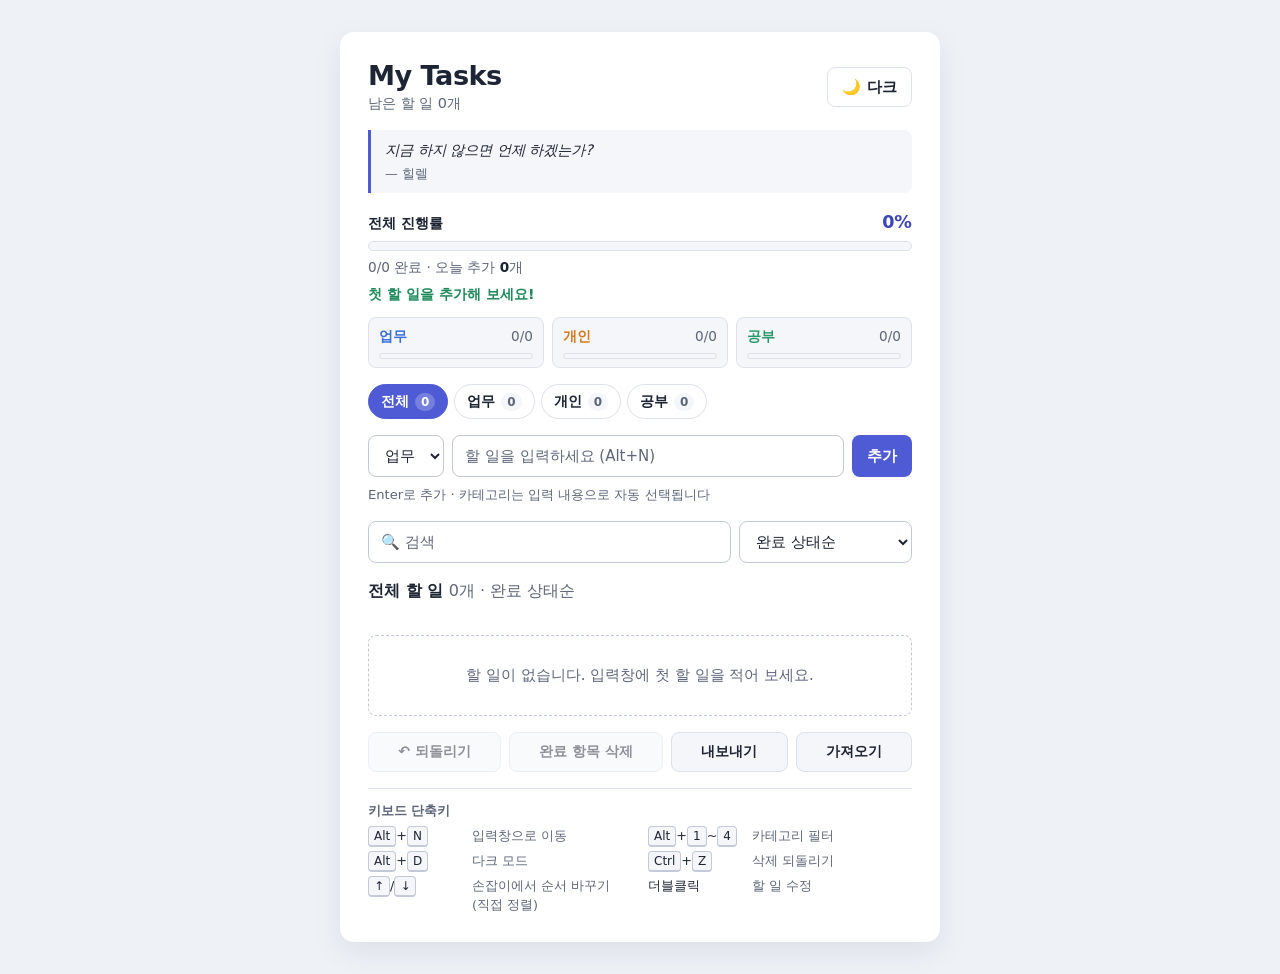
<file: index.html>
<!DOCTYPE html>
<html lang="ko">
<head>
  <meta charset="UTF-8">
  <meta name="viewport" content="width=device-width, initial-scale=1">
  <meta name="description" content="설치 없이 브라우저에서 쓰는 개인용 할 일 관리 앱">
  <title>My Tasks</title>
  <script>
    // 첫 화면이 그려지기 전에 테마를 정해 깜빡임을 막는다.
    (function () {
      var theme = null;
      try { theme = localStorage.getItem('todoTheme'); } catch (e) { /* 저장소 사용 불가 */ }
      if (theme !== 'light' && theme !== 'dark') {
        theme = window.matchMedia && window.matchMedia('(prefers-color-scheme: dark)').matches ? 'dark' : 'light';
      }
      document.documentElement.dataset.theme = theme;
    })();
  </script>
  <link rel="stylesheet" href="style.css">
</head>
<body>
  <a class="skip-link" href="#todo-list">할 일 목록으로 건너뛰기</a>

  <div class="storage-banner" id="storage-banner" role="alert" hidden>
    <span id="storage-banner-text"></span>
    <button type="button" class="banner-close" id="storage-banner-close" aria-label="알림 닫기">✕</button>
  </div>

  <main class="app">
    <header class="app-header">
      <div class="header-text">
        <h1 class="app-title">My Tasks</h1>
        <p class="remaining" id="remaining-count">남은 할 일 0개</p>
      </div>
      <button type="button" class="btn btn-ghost theme-toggle" id="theme-toggle" aria-pressed="false" title="테마 바꾸기 (Alt+D)">
        <span class="theme-icon" aria-hidden="true">🌙</span><span class="theme-label">다크</span>
      </button>
    </header>

    <figure class="quote" aria-label="오늘의 격언">
      <blockquote id="quote-text"></blockquote>
      <figcaption id="quote-author"></figcaption>
    </figure>

    <section class="stats" aria-labelledby="stats-title">
      <h2 class="sr-only" id="stats-title">진행 현황</h2>
      <div class="progress-summary">
        <div class="progress-head">
          <span class="progress-label">전체 진행률</span>
          <strong class="progress-percent" id="progress-percent">0%</strong>
        </div>
        <div class="progress-track" id="progress-bar" role="progressbar" aria-label="전체 진행률" aria-valuemin="0" aria-valuemax="100" aria-valuenow="0">
          <div class="progress-fill" id="progress-fill"></div>
        </div>
        <p class="progress-detail"><span id="progress-text">0/0 완료</span> · 오늘 추가 <strong id="today-count">0</strong>개</p>
        <p class="cheer" id="cheer"></p>
      </div>
      <div class="cat-stats">
        <div class="cat-stat" data-category="work">
          <span class="cat-stat-name">업무</span>
          <span class="cat-stat-count" data-role="count">0/0</span>
          <div class="mini-track"><div class="mini-fill" data-role="fill"></div></div>
        </div>
        <div class="cat-stat" data-category="personal">
          <span class="cat-stat-name">개인</span>
          <span class="cat-stat-count" data-role="count">0/0</span>
          <div class="mini-track"><div class="mini-fill" data-role="fill"></div></div>
        </div>
        <div class="cat-stat" data-category="study">
          <span class="cat-stat-name">공부</span>
          <span class="cat-stat-count" data-role="count">0/0</span>
          <div class="mini-track"><div class="mini-fill" data-role="fill"></div></div>
        </div>
      </div>
    </section>

    <nav class="filter-bar" id="filter-bar" aria-label="카테고리 필터">
      <button type="button" class="filter-btn" data-filter="all" aria-pressed="true" title="Alt+1"><span class="filter-label">전체</span><span class="filter-count">0</span></button>
      <button type="button" class="filter-btn" data-filter="work" aria-pressed="false" title="Alt+2"><span class="filter-label">업무</span><span class="filter-count">0</span></button>
      <button type="button" class="filter-btn" data-filter="personal" aria-pressed="false" title="Alt+3"><span class="filter-label">개인</span><span class="filter-count">0</span></button>
      <button type="button" class="filter-btn" data-filter="study" aria-pressed="false" title="Alt+4"><span class="filter-label">공부</span><span class="filter-count">0</span></button>
    </nav>

    <form class="todo-form" id="todo-form" autocomplete="off" novalidate>
      <label class="sr-only" for="category-select">카테고리</label>
      <select class="category-select" id="category-select">
        <option value="work" selected>업무</option>
        <option value="personal">개인</option>
        <option value="study">공부</option>
      </select>
      <label class="sr-only" for="new-todo">새 할 일</label>
      <input class="todo-input" id="new-todo" type="text" maxlength="200" placeholder="할 일을 입력하세요 (Alt+N)" aria-describedby="input-hint">
      <button type="submit" class="btn btn-primary add-btn">추가</button>
    </form>
    <p class="input-hint" id="input-hint" aria-live="polite"></p>

    <div class="toolbar">
      <label class="sr-only" for="search">할 일 검색</label>
      <input class="search-input" id="search" type="search" placeholder="🔍 검색">
      <label class="sr-only" for="sort-select">정렬</label>
      <select class="sort-select" id="sort-select">
        <option value="status">완료 상태순</option>
        <option value="manual">직접 정렬 (드래그)</option>
        <option value="newest">생성일 최신순</option>
        <option value="oldest">생성일 오래된순</option>
        <option value="category">카테고리순</option>
      </select>
    </div>

    <h2 class="list-heading" id="list-heading">할 일</h2>
    <ul class="todo-list" id="todo-list" aria-labelledby="list-heading" tabindex="-1"></ul>
    <p class="empty-state" id="empty-state" hidden></p>

    <div class="list-actions" role="group" aria-label="목록 관리">
      <button type="button" class="btn btn-secondary" id="undo-btn" title="Ctrl+Z">↶ 되돌리기</button>
      <button type="button" class="btn btn-secondary" id="clear-completed-btn">완료 항목 삭제</button>
      <button type="button" class="btn btn-secondary" id="export-btn">내보내기</button>
      <button type="button" class="btn btn-secondary" id="import-btn">가져오기</button>
      <input type="file" id="import-file" accept="application/json,.json" hidden>
    </div>

    <section class="shortcuts" aria-labelledby="shortcuts-title">
      <h2 class="shortcuts-title" id="shortcuts-title">키보드 단축키</h2>
      <dl class="shortcut-list">
        <div><dt><kbd>Alt</kbd>+<kbd>N</kbd></dt><dd>입력창으로 이동</dd></div>
        <div><dt><kbd>Alt</kbd>+<kbd>1</kbd>~<kbd>4</kbd></dt><dd>카테고리 필터</dd></div>
        <div><dt><kbd>Alt</kbd>+<kbd>D</kbd></dt><dd>다크 모드</dd></div>
        <div><dt><kbd>Ctrl</kbd>+<kbd>Z</kbd></dt><dd>삭제 되돌리기</dd></div>
        <div><dt><kbd>↑</kbd>/<kbd>↓</kbd></dt><dd>손잡이에서 순서 바꾸기 (직접 정렬)</dd></div>
        <div><dt>더블클릭</dt><dd>할 일 수정</dd></div>
      </dl>
    </section>
  </main>

  <div class="toast" id="toast" role="status" aria-live="polite">
    <span id="toast-text"></span>
    <button type="button" class="toast-action" id="toast-action" hidden></button>
  </div>
  <div class="sr-only" id="announcer" aria-live="polite" aria-atomic="true"></div>

  <dialog class="dialog" id="import-dialog" aria-labelledby="import-title">
    <form method="dialog" class="dialog-form">
      <h2 id="import-title">할 일 가져오기</h2>
      <p id="import-summary"></p>
      <fieldset>
        <legend>가져오기 방식</legend>
        <label class="choice"><input type="radio" name="import-mode" value="merge" checked> <span><strong>병합</strong> — 지금 목록에 없는 항목만 추가</span></label>
        <label class="choice"><input type="radio" name="import-mode" value="replace"> <span><strong>대체</strong> — 지금 목록을 지우고 파일 내용으로 바꾸기</span></label>
      </fieldset>
      <label class="choice"><input type="checkbox" id="import-backup" checked> <span>가져오기 전에 지금 목록을 파일로 백업</span></label>
      <div class="dialog-actions">
        <button type="submit" class="btn btn-secondary" value="cancel">취소</button>
        <button type="submit" class="btn btn-primary" value="confirm">가져오기</button>
      </div>
    </form>
  </dialog>

  <template id="todo-template">
    <li class="todo-item">
      <button type="button" class="drag-handle"><span aria-hidden="true">⠿</span></button>
      <input type="checkbox" class="todo-check">
      <div class="todo-body">
        <span class="todo-text"></span>
        <div class="todo-meta"><span class="cat-badge"></span><time class="todo-date"></time></div>
      </div>
      <div class="todo-actions">
        <button type="button" class="icon-btn edit-btn" data-action="edit">수정</button>
        <button type="button" class="icon-btn delete-btn" data-action="delete">삭제</button>
      </div>
    </li>
  </template>

  <script src="script.js"></script>
</body>
</html>
</file>
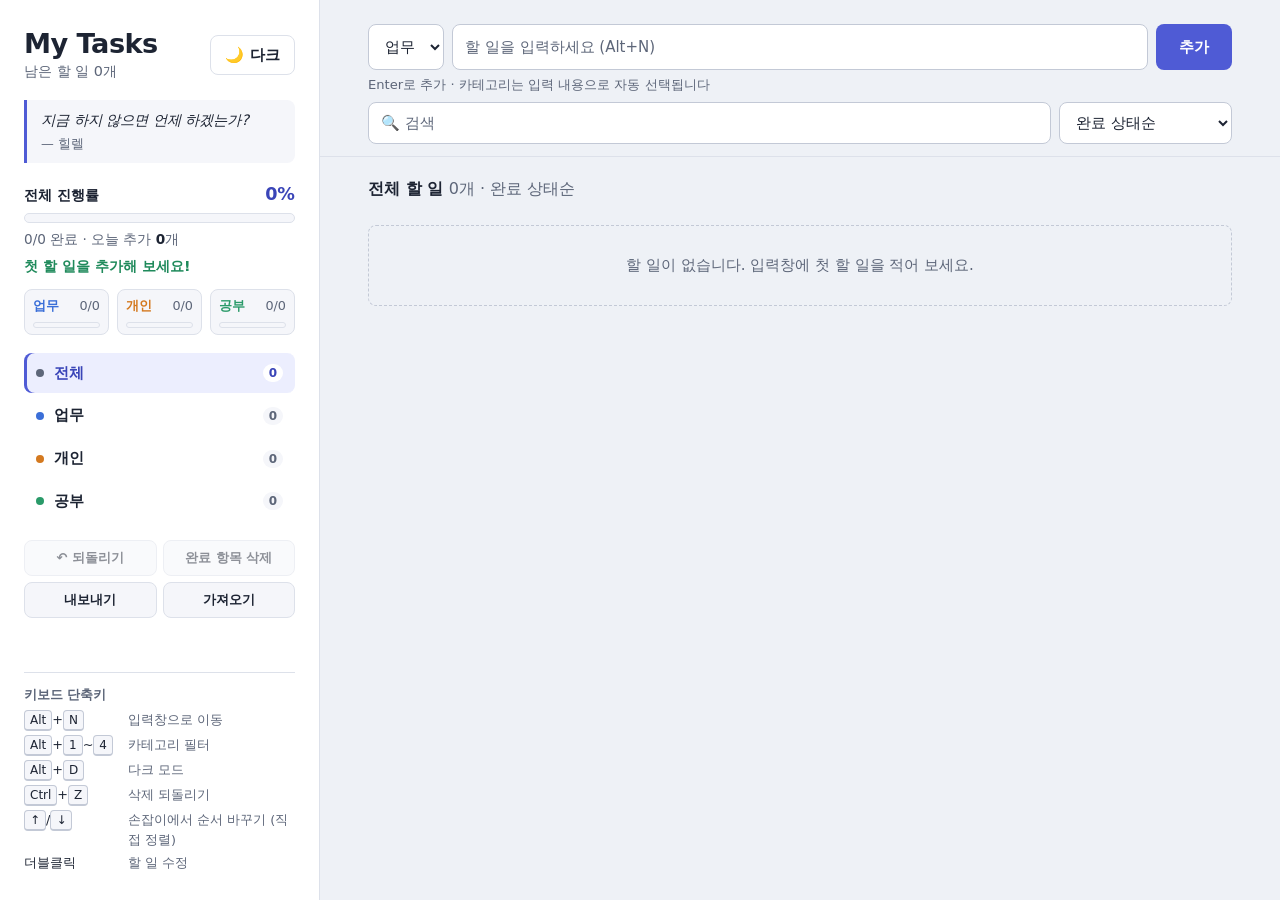
<file: web_version/index.html>
<!DOCTYPE html>
<html lang="ko">
<head>
  <meta charset="UTF-8">
  <meta name="viewport" content="width=device-width, initial-scale=1">
  <meta name="description" content="설치 없이 브라우저에서 쓰는 개인용 할 일 관리 앱">
  <title>My Tasks — 데스크톱</title>
  <script>
    // 첫 화면이 그려지기 전에 테마를 정해 깜빡임을 막는다.
    (function () {
      var theme = null;
      try { theme = localStorage.getItem('todoTheme'); } catch (e) { /* 저장소 사용 불가 */ }
      if (theme !== 'light' && theme !== 'dark') {
        theme = window.matchMedia && window.matchMedia('(prefers-color-scheme: dark)').matches ? 'dark' : 'light';
      }
      document.documentElement.dataset.theme = theme;
    })();
  </script>
  <link rel="stylesheet" href="style.css">
</head>
<body>
  <a class="skip-link" href="#todo-list">할 일 목록으로 건너뛰기</a>

  <div class="storage-banner" id="storage-banner" role="alert" hidden>
    <span id="storage-banner-text"></span>
    <button type="button" class="banner-close" id="storage-banner-close" aria-label="알림 닫기">✕</button>
  </div>

  <main class="app">
    <aside class="sidebar" aria-label="요약과 필터">
      <header class="app-header">
        <div class="header-text">
          <h1 class="app-title">My Tasks</h1>
          <p class="remaining" id="remaining-count">남은 할 일 0개</p>
        </div>
        <button type="button" class="btn btn-ghost theme-toggle" id="theme-toggle" aria-pressed="false" title="테마 바꾸기 (Alt+D)">
          <span class="theme-icon" aria-hidden="true">🌙</span><span class="theme-label">다크</span>
        </button>
      </header>

      <figure class="quote" aria-label="오늘의 격언">
        <blockquote id="quote-text"></blockquote>
        <figcaption id="quote-author"></figcaption>
      </figure>

      <section class="stats" aria-labelledby="stats-title">
        <h2 class="sr-only" id="stats-title">진행 현황</h2>
        <div class="progress-summary">
          <div class="progress-head">
            <span class="progress-label">전체 진행률</span>
            <strong class="progress-percent" id="progress-percent">0%</strong>
          </div>
          <div class="progress-track" id="progress-bar" role="progressbar" aria-label="전체 진행률" aria-valuemin="0" aria-valuemax="100" aria-valuenow="0">
            <div class="progress-fill" id="progress-fill"></div>
          </div>
          <p class="progress-detail"><span id="progress-text">0/0 완료</span> · 오늘 추가 <strong id="today-count">0</strong>개</p>
          <p class="cheer" id="cheer"></p>
        </div>
        <div class="cat-stats">
          <div class="cat-stat" data-category="work">
            <span class="cat-stat-name">업무</span>
            <span class="cat-stat-count" data-role="count">0/0</span>
            <div class="mini-track"><div class="mini-fill" data-role="fill"></div></div>
          </div>
          <div class="cat-stat" data-category="personal">
            <span class="cat-stat-name">개인</span>
            <span class="cat-stat-count" data-role="count">0/0</span>
            <div class="mini-track"><div class="mini-fill" data-role="fill"></div></div>
          </div>
          <div class="cat-stat" data-category="study">
            <span class="cat-stat-name">공부</span>
            <span class="cat-stat-count" data-role="count">0/0</span>
            <div class="mini-track"><div class="mini-fill" data-role="fill"></div></div>
          </div>
        </div>
      </section>

      <nav class="filter-bar" id="filter-bar" aria-label="카테고리 필터">
        <button type="button" class="filter-btn" data-filter="all" aria-pressed="true" title="Alt+1"><span class="filter-label">전체</span><span class="filter-count">0</span></button>
        <button type="button" class="filter-btn" data-filter="work" aria-pressed="false" title="Alt+2"><span class="filter-label">업무</span><span class="filter-count">0</span></button>
        <button type="button" class="filter-btn" data-filter="personal" aria-pressed="false" title="Alt+3"><span class="filter-label">개인</span><span class="filter-count">0</span></button>
        <button type="button" class="filter-btn" data-filter="study" aria-pressed="false" title="Alt+4"><span class="filter-label">공부</span><span class="filter-count">0</span></button>
      </nav>

      <div class="list-actions" role="group" aria-label="목록 관리">
        <button type="button" class="btn btn-secondary" id="undo-btn" title="Ctrl+Z">↶ 되돌리기</button>
        <button type="button" class="btn btn-secondary" id="clear-completed-btn">완료 항목 삭제</button>
        <button type="button" class="btn btn-secondary" id="export-btn">내보내기</button>
        <button type="button" class="btn btn-secondary" id="import-btn">가져오기</button>
        <input type="file" id="import-file" accept="application/json,.json" hidden>
      </div>

      <section class="shortcuts" aria-labelledby="shortcuts-title">
        <h2 class="shortcuts-title" id="shortcuts-title">키보드 단축키</h2>
        <dl class="shortcut-list">
          <div><dt><kbd>Alt</kbd>+<kbd>N</kbd></dt><dd>입력창으로 이동</dd></div>
          <div><dt><kbd>Alt</kbd>+<kbd>1</kbd>~<kbd>4</kbd></dt><dd>카테고리 필터</dd></div>
          <div><dt><kbd>Alt</kbd>+<kbd>D</kbd></dt><dd>다크 모드</dd></div>
          <div><dt><kbd>Ctrl</kbd>+<kbd>Z</kbd></dt><dd>삭제 되돌리기</dd></div>
          <div><dt><kbd>↑</kbd>/<kbd>↓</kbd></dt><dd>손잡이에서 순서 바꾸기 (직접 정렬)</dd></div>
          <div><dt>더블클릭</dt><dd>할 일 수정</dd></div>
        </dl>
      </section>
    </aside>

    <section class="workspace" aria-label="할 일">
      <div class="workspace-top">
        <form class="todo-form" id="todo-form" autocomplete="off" novalidate>
          <label class="sr-only" for="category-select">카테고리</label>
          <select class="category-select" id="category-select">
            <option value="work" selected>업무</option>
            <option value="personal">개인</option>
            <option value="study">공부</option>
          </select>
          <label class="sr-only" for="new-todo">새 할 일</label>
          <input class="todo-input" id="new-todo" type="text" maxlength="200" placeholder="할 일을 입력하세요 (Alt+N)" aria-describedby="input-hint">
          <button type="submit" class="btn btn-primary add-btn">추가</button>
        </form>
        <p class="input-hint" id="input-hint" aria-live="polite"></p>

        <div class="toolbar">
          <label class="sr-only" for="search">할 일 검색</label>
          <input class="search-input" id="search" type="search" placeholder="🔍 검색">
          <label class="sr-only" for="sort-select">정렬</label>
          <select class="sort-select" id="sort-select">
            <option value="status">완료 상태순</option>
            <option value="manual">직접 정렬 (드래그)</option>
            <option value="newest">생성일 최신순</option>
            <option value="oldest">생성일 오래된순</option>
            <option value="category">카테고리순</option>
          </select>
        </div>
      </div>

      <h2 class="list-heading" id="list-heading">할 일</h2>
      <ul class="todo-list" id="todo-list" aria-labelledby="list-heading" tabindex="-1"></ul>
      <p class="empty-state" id="empty-state" hidden></p>
    </section>
  </main>

  <div class="toast" id="toast" role="status" aria-live="polite">
    <span id="toast-text"></span>
    <button type="button" class="toast-action" id="toast-action" hidden></button>
  </div>
  <div class="sr-only" id="announcer" aria-live="polite" aria-atomic="true"></div>

  <dialog class="dialog" id="import-dialog" aria-labelledby="import-title">
    <form method="dialog" class="dialog-form">
      <h2 id="import-title">할 일 가져오기</h2>
      <p id="import-summary"></p>
      <fieldset>
        <legend>가져오기 방식</legend>
        <label class="choice"><input type="radio" name="import-mode" value="merge" checked> <span><strong>병합</strong> — 지금 목록에 없는 항목만 추가</span></label>
        <label class="choice"><input type="radio" name="import-mode" value="replace"> <span><strong>대체</strong> — 지금 목록을 지우고 파일 내용으로 바꾸기</span></label>
      </fieldset>
      <label class="choice"><input type="checkbox" id="import-backup" checked> <span>가져오기 전에 지금 목록을 파일로 백업</span></label>
      <div class="dialog-actions">
        <button type="submit" class="btn btn-secondary" value="cancel">취소</button>
        <button type="submit" class="btn btn-primary" value="confirm">가져오기</button>
      </div>
    </form>
  </dialog>

  <template id="todo-template">
    <li class="todo-item">
      <button type="button" class="drag-handle"><span aria-hidden="true">⠿</span></button>
      <input type="checkbox" class="todo-check">
      <div class="todo-body">
        <span class="todo-text"></span>
        <div class="todo-meta"><span class="cat-badge"></span><time class="todo-date"></time></div>
      </div>
      <div class="todo-actions">
        <button type="button" class="icon-btn edit-btn" data-action="edit">수정</button>
        <button type="button" class="icon-btn delete-btn" data-action="delete">삭제</button>
      </div>
    </li>
  </template>

  <script src="script.js"></script>
</body>
</html>
</file>
<file: style.css>
/* =========================================================
 * My Tasks — style.css (기본판: 모바일·한 열)
 * 모든 색은 CSS 변수로 지정한다. 라이트/다크는 html[data-theme]로 바꾼다.
 * ========================================================= */

/* ---------- 1. 테마 변수 ---------- */
:root {
  color-scheme: light;
  --bg: #eef1f6;
  --surface: #f5f6fa;
  --card: #ffffff;
  --text: #1d2433;
  --text-muted: #5d6679;
  --border: #dde1ea;
  --border-strong: #c3c9d6;
  --accent: #4f5bd5;
  --accent-hover: #4350c4;
  --accent-text: #3a45b8;
  --accent-soft: #eceefe;
  --on-accent: #ffffff;
  --danger: #c4383a;
  --danger-soft: #fdecec;
  --warn: #946000;
  --success: #1f8a5b;
  --color-work: #3b6fd8;
  --color-personal: #d4791f;
  --color-study: #2a9a69;
  --mark-bg: #ffe27a;
  --mark-text: #1d2433;
  --toast-bg: #1d2433;
  --toast-text: #f3f5fa;
  --backdrop: rgba(15, 20, 30, 0.45);
  --shadow: 0 10px 30px rgba(20, 30, 60, 0.08);
  --shadow-sm: 0 1px 3px rgba(20, 30, 60, 0.08);
  --shadow-lift: 0 14px 32px rgba(20, 30, 60, 0.22);
  --focus-ring: 0 0 0 3px rgba(79, 91, 213, 0.35);
  --radius: 14px;
  --radius-sm: 8px;
  --font: system-ui, -apple-system, "Segoe UI", "Malgun Gothic", "Apple SD Gothic Neo", sans-serif;
}

:root[data-theme="dark"] {
  color-scheme: dark;
  --bg: #0f131a;
  --surface: #161b24;
  --card: #1c2230;
  --text: #e6e9f0;
  --text-muted: #9aa3b5;
  --border: #2b3341;
  --border-strong: #3c4658;
  --accent: #7c87f0;
  --accent-hover: #929cf6;
  --accent-text: #aab2ff;
  --accent-soft: #252b4a;
  --on-accent: #0f131a;
  --danger: #f07171;
  --danger-soft: #3a2024;
  --warn: #e3b04b;
  --success: #4cc38a;
  --color-work: #6e98ef;
  --color-personal: #f0a35e;
  --color-study: #5cc595;
  --mark-bg: #6b5a12;
  --mark-text: #fff4c2;
  --toast-bg: #e6e9f0;
  --toast-text: #151a23;
  --backdrop: rgba(0, 0, 0, 0.6);
  --shadow: 0 10px 30px rgba(0, 0, 0, 0.35);
  --shadow-sm: 0 1px 3px rgba(0, 0, 0, 0.4);
  --shadow-lift: 0 14px 32px rgba(0, 0, 0, 0.55);
  --focus-ring: 0 0 0 3px rgba(124, 135, 240, 0.45);
}

/* ---------- 2. 기본 ---------- */
*, *::before, *::after { box-sizing: border-box; }

html { -webkit-text-size-adjust: 100%; }

body {
  margin: 0;
  font-family: var(--font);
  font-size: 15px;
  line-height: 1.5;
  color: var(--text);
  background: var(--bg);
}

button, input, select { font: inherit; color: inherit; }

button { cursor: pointer; }

:focus-visible { outline: none; box-shadow: var(--focus-ring); }

h1, h2, p, figure, blockquote, dl, dd { margin: 0; }

.sr-only {
  position: absolute !important;
  width: 1px; height: 1px;
  padding: 0; margin: -1px;
  overflow: hidden; clip: rect(0 0 0 0);
  white-space: nowrap; border: 0;
}

.skip-link {
  position: absolute;
  left: 12px; top: -48px;
  z-index: 100;
  padding: 8px 14px;
  border-radius: var(--radius-sm);
  background: var(--accent);
  color: var(--on-accent);
  text-decoration: none;
  font-weight: 600;
}
.skip-link:focus { top: 12px; }

/* ---------- 3. 버튼과 입력 ---------- */
.btn {
  display: inline-flex;
  align-items: center;
  justify-content: center;
  gap: 6px;
  min-height: 40px;
  padding: 8px 14px;
  border: 1px solid transparent;
  border-radius: var(--radius-sm);
  font-weight: 600;
  white-space: nowrap;
  transition: background-color .15s, border-color .15s, color .15s;
}
.btn:disabled { opacity: .5; cursor: not-allowed; }

.btn-primary { background: var(--accent); color: var(--on-accent); }
.btn-primary:hover:not(:disabled) { background: var(--accent-hover); }

.btn-secondary { background: var(--surface); border-color: var(--border); }
.btn-secondary:hover:not(:disabled) { border-color: var(--border-strong); }

.btn-ghost { background: transparent; border-color: var(--border); }
.btn-ghost:hover { background: var(--surface); }

.todo-input, .search-input, .category-select, .sort-select, .todo-edit {
  min-height: 42px;
  padding: 8px 12px;
  border: 1px solid var(--border-strong);
  border-radius: var(--radius-sm);
  background: var(--card);
  transition: border-color .15s;
}
.todo-input:focus, .search-input:focus, .category-select:focus, .sort-select:focus, .todo-edit:focus {
  border-color: var(--accent);
}
.todo-input::placeholder, .search-input::placeholder { color: var(--text-muted); }

/* ---------- 4. 앱 틀 ---------- */
.app {
  display: flex;
  flex-direction: column;
  gap: 16px;
  max-width: 600px;
  margin: 32px auto;
  padding: 28px;
  background: var(--card);
  border-radius: var(--radius);
  box-shadow: var(--shadow);
}

/* 저장소 경고 배너 */
.storage-banner {
  display: flex;
  align-items: flex-start;
  gap: 12px;
  max-width: 600px;
  margin: 16px auto 0;
  padding: 12px 16px;
  border: 1px solid var(--danger);
  border-radius: var(--radius-sm);
  background: var(--danger-soft);
  color: var(--danger);
  font-weight: 600;
}
.storage-banner[hidden] { display: none; }
.storage-banner > span { flex: 1; }
.banner-close {
  border: none;
  background: transparent;
  color: inherit;
  padding: 0 4px;
  font-size: 1rem;
  border-radius: 4px;
}

/* ---------- 5. 헤더 · 격언 · 현황 ---------- */
.app-header { display: flex; align-items: center; gap: 12px; }
.header-text { display: flex; flex-direction: column; min-width: 0; }
.app-title { font-size: 1.7rem; line-height: 1.2; letter-spacing: -0.02em; }
.remaining { color: var(--text-muted); font-size: .9rem; }
.theme-toggle { margin-left: auto; }

.quote {
  padding: 10px 14px;
  border-left: 3px solid var(--accent);
  border-radius: 0 var(--radius-sm) var(--radius-sm) 0;
  background: var(--surface);
  font-size: .9rem;
}
.quote blockquote { font-style: italic; }
.quote figcaption { margin-top: 2px; color: var(--text-muted); font-size: .8rem; }
.quote figcaption::before { content: "— "; }

.stats { display: flex; flex-direction: column; gap: 12px; }
.progress-summary { display: flex; flex-direction: column; gap: 6px; }
.progress-head { display: flex; justify-content: space-between; align-items: baseline; }
.progress-label { font-weight: 600; font-size: .9rem; }
.progress-percent { font-size: 1.1rem; color: var(--accent-text); }

.progress-track, .mini-track {
  overflow: hidden;
  border-radius: 999px;
  background: var(--surface);
  border: 1px solid var(--border);
}
.progress-track { height: 10px; }
.mini-track { height: 6px; grid-column: 1 / -1; }
.progress-fill, .mini-fill {
  width: 0;
  height: 100%;
  border-radius: inherit;
  background: var(--accent);
  transition: width .3s ease;
}
.progress-detail { color: var(--text-muted); font-size: .85rem; }
.progress-detail strong { color: var(--text); }
.cheer { font-size: .9rem; font-weight: 600; color: var(--success); }

.cat-stats { display: grid; grid-template-columns: repeat(3, minmax(0, 1fr)); gap: 8px; }
.cat-stat {
  display: grid;
  grid-template-columns: 1fr auto;
  align-items: center;
  row-gap: 6px;
  padding: 8px 10px;
  border: 1px solid var(--border);
  border-radius: var(--radius-sm);
  background: var(--surface);
  font-size: .85rem;
}
.cat-stat-name { font-weight: 600; color: var(--cat-color); }
.cat-stat-count { color: var(--text-muted); font-variant-numeric: tabular-nums; }
.cat-stat .mini-fill { background: var(--cat-color); }

[data-category="work"] { --cat-color: var(--color-work); }
[data-category="personal"] { --cat-color: var(--color-personal); }
[data-category="study"] { --cat-color: var(--color-study); }

/* ---------- 6. 필터 ---------- */
.filter-bar { display: flex; flex-wrap: wrap; gap: 6px; }
.filter-btn {
  display: inline-flex;
  align-items: center;
  gap: 6px;
  padding: 6px 12px;
  border: 1px solid var(--border);
  border-radius: 999px;
  background: var(--card);
  font-size: .9rem;
  font-weight: 600;
  transition: background-color .15s, border-color .15s, color .15s;
}
.filter-btn:hover { border-color: var(--border-strong); }
.filter-btn[aria-pressed="true"] {
  border-color: var(--accent);
  background: var(--accent);
  color: var(--on-accent);
}
.filter-count {
  min-width: 1.5em;
  padding: 0 6px;
  border-radius: 999px;
  background: var(--surface);
  color: var(--text-muted);
  font-size: .75rem;
  text-align: center;
  font-variant-numeric: tabular-nums;
}
.filter-btn[aria-pressed="true"] .filter-count { background: rgba(255, 255, 255, .22); color: inherit; }

/* ---------- 7. 입력 폼 · 힌트 · 도구 막대 ---------- */
.todo-form {
  display: grid;
  grid-template-columns: auto minmax(0, 1fr) auto;
  gap: 8px;
}
.category-select[data-auto]:not(:focus) { border-color: var(--accent); box-shadow: 0 0 0 1px var(--accent); }

.input-hint {
  margin-top: -8px;
  min-height: 1.4em;
  color: var(--text-muted);
  font-size: .82rem;
}
.input-hint[data-type="auto"] { color: var(--accent-text); }
.input-hint[data-type="warn"] { color: var(--warn); }
.input-hint[data-type="error"] { color: var(--danger); }
.hint-action {
  margin-left: 8px;
  padding: 0 4px;
  border: none;
  border-radius: 4px;
  background: transparent;
  color: var(--accent-text);
  font-weight: 700;
  text-decoration: underline;
  font-size: inherit;
}

.toolbar { display: flex; gap: 8px; }
.search-input { flex: 1; min-width: 0; }

/* ---------- 8. 목록 ---------- */
.list-heading { font-size: 1rem; }
.list-heading .heading-count { color: var(--text-muted); font-weight: 500; }

.todo-list {
  display: flex;
  flex-direction: column;
  gap: 8px;
  margin: 0;
  padding: 0;
  list-style: none;
}
.todo-list:focus { outline: none; }

.todo-item {
  position: relative;
  display: flex;
  align-items: center;
  gap: 10px;
  padding: 10px 12px;
  border: 1px solid var(--border);
  border-left: 4px solid var(--cat-color);
  border-radius: var(--radius-sm);
  background: var(--card);
  content-visibility: auto;
  contain-intrinsic-size: auto 62px;
}
.todo-item.is-completed { background: var(--surface); }
.todo-item.is-completed .todo-text { color: var(--text-muted); text-decoration: line-through; }

.drag-handle {
  display: none;
  align-items: center;
  justify-content: center;
  width: 26px;
  height: 32px;
  padding: 0;
  border: none;
  border-radius: 6px;
  background: transparent;
  color: var(--text-muted);
  font-size: 1.1rem;
  cursor: grab;
  touch-action: none;
}
.todo-list.is-manual .drag-handle { display: inline-flex; }
.drag-handle:hover { background: var(--surface); color: var(--text); }

.todo-check {
  flex: none;
  width: 20px;
  height: 20px;
  margin: 0;
  accent-color: var(--accent);
  cursor: pointer;
}

.todo-body { flex: 1; min-width: 0; display: flex; flex-direction: column; gap: 2px; }
.todo-text { overflow-wrap: anywhere; cursor: text; }
.todo-text mark { padding: 0 1px; border-radius: 3px; background: var(--mark-bg); color: var(--mark-text); }
.todo-edit { width: 100%; min-height: 34px; padding: 4px 8px; }

.todo-meta { display: flex; align-items: center; gap: 8px; color: var(--text-muted); font-size: .75rem; }
.cat-badge { display: inline-flex; align-items: center; gap: 4px; color: var(--cat-color); font-weight: 600; }
.cat-badge::before { content: ""; width: 6px; height: 6px; border-radius: 50%; background: currentColor; }

.todo-actions { display: flex; gap: 2px; flex: none; }
.icon-btn {
  padding: 4px 8px;
  border: 1px solid transparent;
  border-radius: 6px;
  background: transparent;
  color: var(--text-muted);
  font-size: .8rem;
  font-weight: 600;
}
.icon-btn:hover { background: var(--surface); color: var(--text); }
.delete-btn:hover { background: var(--danger-soft); color: var(--danger); }
.todo-item.is-editing .edit-btn { display: none; }

.todo-item.flash { animation: flash 1.2s ease; }
@keyframes flash {
  0%, 60% { box-shadow: 0 0 0 3px var(--warn); }
  100% { box-shadow: 0 0 0 3px transparent; }
}

.todo-item.dragging {
  z-index: 30;
  box-shadow: var(--shadow-lift);
  cursor: grabbing;
  content-visibility: visible;
}
.todo-item.dragging .drag-handle { cursor: grabbing; }
body.is-dragging { user-select: none; -webkit-user-select: none; cursor: grabbing; }

.empty-state {
  padding: 28px 16px;
  border: 1px dashed var(--border-strong);
  border-radius: var(--radius-sm);
  color: var(--text-muted);
  text-align: center;
}
.empty-state[hidden] { display: none; }

/* ---------- 9. 목록 관리 · 단축키 ---------- */
.list-actions { display: flex; flex-wrap: wrap; gap: 8px; }
.list-actions .btn { flex: 1 1 auto; font-size: .88rem; }

.shortcuts { padding-top: 12px; border-top: 1px solid var(--border); font-size: .8rem; color: var(--text-muted); }
.shortcuts-title { margin-bottom: 6px; font-size: .8rem; font-weight: 700; }
.shortcut-list { display: grid; grid-template-columns: repeat(auto-fill, minmax(220px, 1fr)); gap: 4px 16px; }
.shortcut-list > div { display: flex; gap: 8px; }
.shortcut-list dt { flex: none; min-width: 96px; color: var(--text); }
kbd {
  display: inline-block;
  padding: 0 5px;
  border: 1px solid var(--border-strong);
  border-bottom-width: 2px;
  border-radius: 4px;
  background: var(--surface);
  font: inherit;
  font-size: .75rem;
  line-height: 1.5;
}

/* ---------- 10. 토스트 · 다이얼로그 ---------- */
.toast {
  position: fixed;
  left: 50%;
  bottom: 24px;
  z-index: 50;
  display: flex;
  align-items: center;
  gap: 12px;
  max-width: calc(100vw - 32px);
  padding: 10px 16px;
  border-radius: var(--radius-sm);
  background: var(--toast-bg);
  color: var(--toast-text);
  box-shadow: var(--shadow-lift);
  font-size: .9rem;
  opacity: 0;
  visibility: hidden;
  transform: translate(-50%, 12px);
  transition: opacity .2s, transform .2s, visibility .2s;
}
.toast.is-visible { opacity: 1; visibility: visible; transform: translate(-50%, 0); }
.toast[data-type="error"] { background: var(--danger); color: #fff; }
.toast-action {
  padding: 2px 8px;
  border: 1px solid currentColor;
  border-radius: 6px;
  background: transparent;
  color: inherit;
  font-weight: 700;
  font-size: .85rem;
}
.toast-action[hidden] { display: none; }

.dialog {
  width: min(440px, calc(100vw - 32px));
  padding: 0;
  border: 1px solid var(--border);
  border-radius: var(--radius);
  background: var(--card);
  color: var(--text);
  box-shadow: var(--shadow-lift);
}
.dialog::backdrop { background: var(--backdrop); }
.dialog-form { display: flex; flex-direction: column; gap: 14px; padding: 24px; }
.dialog h2 { font-size: 1.15rem; }
.dialog fieldset { display: flex; flex-direction: column; gap: 8px; margin: 0; padding: 12px; border: 1px solid var(--border); border-radius: var(--radius-sm); }
.dialog legend { padding: 0 4px; font-weight: 600; font-size: .9rem; }
.choice { display: flex; align-items: flex-start; gap: 8px; font-size: .9rem; cursor: pointer; }
.choice input { margin-top: 4px; accent-color: var(--accent); }
.dialog-actions { display: flex; justify-content: flex-end; gap: 8px; }

/* ---------- 11. 좁은 화면 ---------- */
@media (max-width: 480px) {
  .app { margin: 0; min-height: 100vh; padding: 18px 14px 28px; border-radius: 0; box-shadow: none; }
  .storage-banner { margin: 0; border-radius: 0; border-width: 0 0 1px; }
  .app-title { font-size: 1.45rem; }
  .theme-label { display: none; }
  .todo-form { grid-template-columns: minmax(0, 1fr) auto; }
  .todo-form .todo-input { grid-column: 1 / -1; grid-row: 1; }
  .cat-stats { gap: 6px; }
  .cat-stat { padding: 6px 8px; font-size: .78rem; }
  .toolbar { flex-wrap: wrap; }
  .sort-select { flex: 1; }
  .todo-item { padding: 10px; gap: 8px; }
  .todo-actions { flex-direction: column; }
}

/* ---------- 12. 모션 줄이기 ---------- */
@media (prefers-reduced-motion: reduce) {
  *, *::before, *::after {
    animation-duration: .01ms !important;
    animation-iteration-count: 1 !important;
    transition-duration: .01ms !important;
    scroll-behavior: auto !important;
  }
}
</file>
<file: web_version/style.css>
/* =========================================================
 * My Tasks — style.css (데스크톱판: 기본판 스타일 + 13. 데스크톱 레이아웃)
 * 모든 색은 CSS 변수로 지정한다. 라이트/다크는 html[data-theme]로 바꾼다.
 * ========================================================= */

/* ---------- 1. 테마 변수 ---------- */
:root {
  color-scheme: light;
  --bg: #eef1f6;
  --surface: #f5f6fa;
  --card: #ffffff;
  --text: #1d2433;
  --text-muted: #5d6679;
  --border: #dde1ea;
  --border-strong: #c3c9d6;
  --accent: #4f5bd5;
  --accent-hover: #4350c4;
  --accent-text: #3a45b8;
  --accent-soft: #eceefe;
  --on-accent: #ffffff;
  --danger: #c4383a;
  --danger-soft: #fdecec;
  --warn: #946000;
  --success: #1f8a5b;
  --color-work: #3b6fd8;
  --color-personal: #d4791f;
  --color-study: #2a9a69;
  --mark-bg: #ffe27a;
  --mark-text: #1d2433;
  --toast-bg: #1d2433;
  --toast-text: #f3f5fa;
  --backdrop: rgba(15, 20, 30, 0.45);
  --shadow: 0 10px 30px rgba(20, 30, 60, 0.08);
  --shadow-sm: 0 1px 3px rgba(20, 30, 60, 0.08);
  --shadow-lift: 0 14px 32px rgba(20, 30, 60, 0.22);
  --focus-ring: 0 0 0 3px rgba(79, 91, 213, 0.35);
  --radius: 14px;
  --radius-sm: 8px;
  --font: system-ui, -apple-system, "Segoe UI", "Malgun Gothic", "Apple SD Gothic Neo", sans-serif;
}

:root[data-theme="dark"] {
  color-scheme: dark;
  --bg: #0f131a;
  --surface: #161b24;
  --card: #1c2230;
  --text: #e6e9f0;
  --text-muted: #9aa3b5;
  --border: #2b3341;
  --border-strong: #3c4658;
  --accent: #7c87f0;
  --accent-hover: #929cf6;
  --accent-text: #aab2ff;
  --accent-soft: #252b4a;
  --on-accent: #0f131a;
  --danger: #f07171;
  --danger-soft: #3a2024;
  --warn: #e3b04b;
  --success: #4cc38a;
  --color-work: #6e98ef;
  --color-personal: #f0a35e;
  --color-study: #5cc595;
  --mark-bg: #6b5a12;
  --mark-text: #fff4c2;
  --toast-bg: #e6e9f0;
  --toast-text: #151a23;
  --backdrop: rgba(0, 0, 0, 0.6);
  --shadow: 0 10px 30px rgba(0, 0, 0, 0.35);
  --shadow-sm: 0 1px 3px rgba(0, 0, 0, 0.4);
  --shadow-lift: 0 14px 32px rgba(0, 0, 0, 0.55);
  --focus-ring: 0 0 0 3px rgba(124, 135, 240, 0.45);
}

/* ---------- 2. 기본 ---------- */
*, *::before, *::after { box-sizing: border-box; }

html { -webkit-text-size-adjust: 100%; }

body {
  margin: 0;
  font-family: var(--font);
  font-size: 15px;
  line-height: 1.5;
  color: var(--text);
  background: var(--bg);
}

button, input, select { font: inherit; color: inherit; }

button { cursor: pointer; }

:focus-visible { outline: none; box-shadow: var(--focus-ring); }

h1, h2, p, figure, blockquote, dl, dd { margin: 0; }

.sr-only {
  position: absolute !important;
  width: 1px; height: 1px;
  padding: 0; margin: -1px;
  overflow: hidden; clip: rect(0 0 0 0);
  white-space: nowrap; border: 0;
}

.skip-link {
  position: absolute;
  left: 12px; top: -48px;
  z-index: 100;
  padding: 8px 14px;
  border-radius: var(--radius-sm);
  background: var(--accent);
  color: var(--on-accent);
  text-decoration: none;
  font-weight: 600;
}
.skip-link:focus { top: 12px; }

/* ---------- 3. 버튼과 입력 ---------- */
.btn {
  display: inline-flex;
  align-items: center;
  justify-content: center;
  gap: 6px;
  min-height: 40px;
  padding: 8px 14px;
  border: 1px solid transparent;
  border-radius: var(--radius-sm);
  font-weight: 600;
  white-space: nowrap;
  transition: background-color .15s, border-color .15s, color .15s;
}
.btn:disabled { opacity: .5; cursor: not-allowed; }

.btn-primary { background: var(--accent); color: var(--on-accent); }
.btn-primary:hover:not(:disabled) { background: var(--accent-hover); }

.btn-secondary { background: var(--surface); border-color: var(--border); }
.btn-secondary:hover:not(:disabled) { border-color: var(--border-strong); }

.btn-ghost { background: transparent; border-color: var(--border); }
.btn-ghost:hover { background: var(--surface); }

.todo-input, .search-input, .category-select, .sort-select, .todo-edit {
  min-height: 42px;
  padding: 8px 12px;
  border: 1px solid var(--border-strong);
  border-radius: var(--radius-sm);
  background: var(--card);
  transition: border-color .15s;
}
.todo-input:focus, .search-input:focus, .category-select:focus, .sort-select:focus, .todo-edit:focus {
  border-color: var(--accent);
}
.todo-input::placeholder, .search-input::placeholder { color: var(--text-muted); }

/* ---------- 4. 앱 틀 ---------- */
.app {
  display: flex;
  flex-direction: column;
  gap: 16px;
  max-width: 600px;
  margin: 32px auto;
  padding: 28px;
  background: var(--card);
  border-radius: var(--radius);
  box-shadow: var(--shadow);
}

/* 저장소 경고 배너 */
.storage-banner {
  display: flex;
  align-items: flex-start;
  gap: 12px;
  max-width: 600px;
  margin: 16px auto 0;
  padding: 12px 16px;
  border: 1px solid var(--danger);
  border-radius: var(--radius-sm);
  background: var(--danger-soft);
  color: var(--danger);
  font-weight: 600;
}
.storage-banner[hidden] { display: none; }
.storage-banner > span { flex: 1; }
.banner-close {
  border: none;
  background: transparent;
  color: inherit;
  padding: 0 4px;
  font-size: 1rem;
  border-radius: 4px;
}

/* ---------- 5. 헤더 · 격언 · 현황 ---------- */
.app-header { display: flex; align-items: center; gap: 12px; }
.header-text { display: flex; flex-direction: column; min-width: 0; }
.app-title { font-size: 1.7rem; line-height: 1.2; letter-spacing: -0.02em; }
.remaining { color: var(--text-muted); font-size: .9rem; }
.theme-toggle { margin-left: auto; }

.quote {
  padding: 10px 14px;
  border-left: 3px solid var(--accent);
  border-radius: 0 var(--radius-sm) var(--radius-sm) 0;
  background: var(--surface);
  font-size: .9rem;
}
.quote blockquote { font-style: italic; }
.quote figcaption { margin-top: 2px; color: var(--text-muted); font-size: .8rem; }
.quote figcaption::before { content: "— "; }

.stats { display: flex; flex-direction: column; gap: 12px; }
.progress-summary { display: flex; flex-direction: column; gap: 6px; }
.progress-head { display: flex; justify-content: space-between; align-items: baseline; }
.progress-label { font-weight: 600; font-size: .9rem; }
.progress-percent { font-size: 1.1rem; color: var(--accent-text); }

.progress-track, .mini-track {
  overflow: hidden;
  border-radius: 999px;
  background: var(--surface);
  border: 1px solid var(--border);
}
.progress-track { height: 10px; }
.mini-track { height: 6px; grid-column: 1 / -1; }
.progress-fill, .mini-fill {
  width: 0;
  height: 100%;
  border-radius: inherit;
  background: var(--accent);
  transition: width .3s ease;
}
.progress-detail { color: var(--text-muted); font-size: .85rem; }
.progress-detail strong { color: var(--text); }
.cheer { font-size: .9rem; font-weight: 600; color: var(--success); }

.cat-stats { display: grid; grid-template-columns: repeat(3, minmax(0, 1fr)); gap: 8px; }
.cat-stat {
  display: grid;
  grid-template-columns: 1fr auto;
  align-items: center;
  row-gap: 6px;
  padding: 8px 10px;
  border: 1px solid var(--border);
  border-radius: var(--radius-sm);
  background: var(--surface);
  font-size: .85rem;
}
.cat-stat-name { font-weight: 600; color: var(--cat-color); }
.cat-stat-count { color: var(--text-muted); font-variant-numeric: tabular-nums; }
.cat-stat .mini-fill { background: var(--cat-color); }

[data-category="work"] { --cat-color: var(--color-work); }
[data-category="personal"] { --cat-color: var(--color-personal); }
[data-category="study"] { --cat-color: var(--color-study); }

/* ---------- 6. 필터 ---------- */
.filter-bar { display: flex; flex-wrap: wrap; gap: 6px; }
.filter-btn {
  display: inline-flex;
  align-items: center;
  gap: 6px;
  padding: 6px 12px;
  border: 1px solid var(--border);
  border-radius: 999px;
  background: var(--card);
  font-size: .9rem;
  font-weight: 600;
  transition: background-color .15s, border-color .15s, color .15s;
}
.filter-btn:hover { border-color: var(--border-strong); }
.filter-btn[aria-pressed="true"] {
  border-color: var(--accent);
  background: var(--accent);
  color: var(--on-accent);
}
.filter-count {
  min-width: 1.5em;
  padding: 0 6px;
  border-radius: 999px;
  background: var(--surface);
  color: var(--text-muted);
  font-size: .75rem;
  text-align: center;
  font-variant-numeric: tabular-nums;
}
.filter-btn[aria-pressed="true"] .filter-count { background: rgba(255, 255, 255, .22); color: inherit; }

/* ---------- 7. 입력 폼 · 힌트 · 도구 막대 ---------- */
.todo-form {
  display: grid;
  grid-template-columns: auto minmax(0, 1fr) auto;
  gap: 8px;
}
.category-select[data-auto]:not(:focus) { border-color: var(--accent); box-shadow: 0 0 0 1px var(--accent); }

.input-hint {
  margin-top: -8px;
  min-height: 1.4em;
  color: var(--text-muted);
  font-size: .82rem;
}
.input-hint[data-type="auto"] { color: var(--accent-text); }
.input-hint[data-type="warn"] { color: var(--warn); }
.input-hint[data-type="error"] { color: var(--danger); }
.hint-action {
  margin-left: 8px;
  padding: 0 4px;
  border: none;
  border-radius: 4px;
  background: transparent;
  color: var(--accent-text);
  font-weight: 700;
  text-decoration: underline;
  font-size: inherit;
}

.toolbar { display: flex; gap: 8px; }
.search-input { flex: 1; min-width: 0; }

/* ---------- 8. 목록 ---------- */
.list-heading { font-size: 1rem; }
.list-heading .heading-count { color: var(--text-muted); font-weight: 500; }

.todo-list {
  display: flex;
  flex-direction: column;
  gap: 8px;
  margin: 0;
  padding: 0;
  list-style: none;
}
.todo-list:focus { outline: none; }

.todo-item {
  position: relative;
  display: flex;
  align-items: center;
  gap: 10px;
  padding: 10px 12px;
  border: 1px solid var(--border);
  border-left: 4px solid var(--cat-color);
  border-radius: var(--radius-sm);
  background: var(--card);
  content-visibility: auto;
  contain-intrinsic-size: auto 62px;
}
.todo-item.is-completed { background: var(--surface); }
.todo-item.is-completed .todo-text { color: var(--text-muted); text-decoration: line-through; }

.drag-handle {
  display: none;
  align-items: center;
  justify-content: center;
  width: 26px;
  height: 32px;
  padding: 0;
  border: none;
  border-radius: 6px;
  background: transparent;
  color: var(--text-muted);
  font-size: 1.1rem;
  cursor: grab;
  touch-action: none;
}
.todo-list.is-manual .drag-handle { display: inline-flex; }
.drag-handle:hover { background: var(--surface); color: var(--text); }

.todo-check {
  flex: none;
  width: 20px;
  height: 20px;
  margin: 0;
  accent-color: var(--accent);
  cursor: pointer;
}

.todo-body { flex: 1; min-width: 0; display: flex; flex-direction: column; gap: 2px; }
.todo-text { overflow-wrap: anywhere; cursor: text; }
.todo-text mark { padding: 0 1px; border-radius: 3px; background: var(--mark-bg); color: var(--mark-text); }
.todo-edit { width: 100%; min-height: 34px; padding: 4px 8px; }

.todo-meta { display: flex; align-items: center; gap: 8px; color: var(--text-muted); font-size: .75rem; }
.cat-badge { display: inline-flex; align-items: center; gap: 4px; color: var(--cat-color); font-weight: 600; }
.cat-badge::before { content: ""; width: 6px; height: 6px; border-radius: 50%; background: currentColor; }

.todo-actions { display: flex; gap: 2px; flex: none; }
.icon-btn {
  padding: 4px 8px;
  border: 1px solid transparent;
  border-radius: 6px;
  background: transparent;
  color: var(--text-muted);
  font-size: .8rem;
  font-weight: 600;
}
.icon-btn:hover { background: var(--surface); color: var(--text); }
.delete-btn:hover { background: var(--danger-soft); color: var(--danger); }
.todo-item.is-editing .edit-btn { display: none; }

.todo-item.flash { animation: flash 1.2s ease; }
@keyframes flash {
  0%, 60% { box-shadow: 0 0 0 3px var(--warn); }
  100% { box-shadow: 0 0 0 3px transparent; }
}

.todo-item.dragging {
  z-index: 30;
  box-shadow: var(--shadow-lift);
  cursor: grabbing;
  content-visibility: visible;
}
.todo-item.dragging .drag-handle { cursor: grabbing; }
body.is-dragging { user-select: none; -webkit-user-select: none; cursor: grabbing; }

.empty-state {
  padding: 28px 16px;
  border: 1px dashed var(--border-strong);
  border-radius: var(--radius-sm);
  color: var(--text-muted);
  text-align: center;
}
.empty-state[hidden] { display: none; }

/* ---------- 9. 목록 관리 · 단축키 ---------- */
.list-actions { display: flex; flex-wrap: wrap; gap: 8px; }
.list-actions .btn { flex: 1 1 auto; font-size: .88rem; }

.shortcuts { padding-top: 12px; border-top: 1px solid var(--border); font-size: .8rem; color: var(--text-muted); }
.shortcuts-title { margin-bottom: 6px; font-size: .8rem; font-weight: 700; }
.shortcut-list { display: grid; grid-template-columns: repeat(auto-fill, minmax(220px, 1fr)); gap: 4px 16px; }
.shortcut-list > div { display: flex; gap: 8px; }
.shortcut-list dt { flex: none; min-width: 96px; color: var(--text); }
kbd {
  display: inline-block;
  padding: 0 5px;
  border: 1px solid var(--border-strong);
  border-bottom-width: 2px;
  border-radius: 4px;
  background: var(--surface);
  font: inherit;
  font-size: .75rem;
  line-height: 1.5;
}

/* ---------- 10. 토스트 · 다이얼로그 ---------- */
.toast {
  position: fixed;
  left: 50%;
  bottom: 24px;
  z-index: 50;
  display: flex;
  align-items: center;
  gap: 12px;
  max-width: calc(100vw - 32px);
  padding: 10px 16px;
  border-radius: var(--radius-sm);
  background: var(--toast-bg);
  color: var(--toast-text);
  box-shadow: var(--shadow-lift);
  font-size: .9rem;
  opacity: 0;
  visibility: hidden;
  transform: translate(-50%, 12px);
  transition: opacity .2s, transform .2s, visibility .2s;
}
.toast.is-visible { opacity: 1; visibility: visible; transform: translate(-50%, 0); }
.toast[data-type="error"] { background: var(--danger); color: #fff; }
.toast-action {
  padding: 2px 8px;
  border: 1px solid currentColor;
  border-radius: 6px;
  background: transparent;
  color: inherit;
  font-weight: 700;
  font-size: .85rem;
}
.toast-action[hidden] { display: none; }

.dialog {
  width: min(440px, calc(100vw - 32px));
  padding: 0;
  border: 1px solid var(--border);
  border-radius: var(--radius);
  background: var(--card);
  color: var(--text);
  box-shadow: var(--shadow-lift);
}
.dialog::backdrop { background: var(--backdrop); }
.dialog-form { display: flex; flex-direction: column; gap: 14px; padding: 24px; }
.dialog h2 { font-size: 1.15rem; }
.dialog fieldset { display: flex; flex-direction: column; gap: 8px; margin: 0; padding: 12px; border: 1px solid var(--border); border-radius: var(--radius-sm); }
.dialog legend { padding: 0 4px; font-weight: 600; font-size: .9rem; }
.choice { display: flex; align-items: flex-start; gap: 8px; font-size: .9rem; cursor: pointer; }
.choice input { margin-top: 4px; accent-color: var(--accent); }
.dialog-actions { display: flex; justify-content: flex-end; gap: 8px; }

/* ---------- 11. 좁은 화면 ---------- */
@media (max-width: 480px) {
  .app { margin: 0; min-height: 100vh; padding: 18px 14px 28px; border-radius: 0; box-shadow: none; }
  .storage-banner { margin: 0; border-radius: 0; border-width: 0 0 1px; }
  .app-title { font-size: 1.45rem; }
  .theme-label { display: none; }
  .todo-form { grid-template-columns: minmax(0, 1fr) auto; }
  .todo-form .todo-input { grid-column: 1 / -1; grid-row: 1; }
  .cat-stats { gap: 6px; }
  .cat-stat { padding: 6px 8px; font-size: .78rem; }
  .toolbar { flex-wrap: wrap; }
  .sort-select { flex: 1; }
  .todo-item { padding: 10px; gap: 8px; }
  .todo-actions { flex-direction: column; }
}

/* ---------- 12. 모션 줄이기 ---------- */
@media (prefers-reduced-motion: reduce) {
  *, *::before, *::after {
    animation-duration: .01ms !important;
    animation-iteration-count: 1 !important;
    transition-duration: .01ms !important;
    scroll-behavior: auto !important;
  }
}

/* =========================================================
 * 13. 데스크톱 레이아웃 (web_version 전용)
 * - 1024px 미만: 감싸는 요소를 display: contents로 풀어 기본판과 같은 한 열 화면
 * - 1024px 이상: 사이드바 + 작업 영역 2단, 사이드바·상단 바 고정
 * --top-bar-space는 script.js의 ResizeObserver가 "상단 바 높이 + 8px"로 갱신한다.
 * 176px은 스크립트가 돌기 전에만 쓰는 기본값이다.
 * ========================================================= */
:root {
  --sidebar-width: 320px;
  --content-max: 1100px;
  --workspace-pad-x: 48px;
  --top-bar-space: 176px;
}

@media (max-width: 1023.98px) {
  .sidebar, .workspace, .workspace-top { display: contents; }
  /* 원래 순서: 사이드바 요소 → 작업 영역 요소 → 목록 관리·단축키 */
  .workspace > *, .workspace-top > * { order: 10; }
  .sidebar > .list-actions, .sidebar > .shortcuts { order: 20; }
}

@media (min-width: 1024px) {
  html { scroll-padding-top: var(--top-bar-space); }

  .app {
    display: grid;
    grid-template-columns: var(--sidebar-width) minmax(0, 1fr);
    align-items: start;
    gap: 0;
    max-width: none;
    min-height: 100vh;
    margin: 0;
    padding: 0;
    border-radius: 0;
    background: transparent;
    box-shadow: none;
  }

  /* 사이드바: 스크롤해도 고정 */
  .sidebar {
    position: sticky;
    top: 0;
    display: flex;
    flex-direction: column;
    gap: 18px;
    height: 100vh;
    padding: 28px 24px;
    overflow-y: auto;
    overscroll-behavior: contain;
    border-right: 1px solid var(--border);
    background: var(--card);
  }

  .cat-stat { padding: 6px 8px; font-size: .8rem; }

  /* 세로 필터 메뉴 */
  .filter-bar { flex-direction: column; flex-wrap: nowrap; gap: 2px; }
  .filter-btn {
    display: flex;
    width: 100%;
    padding: 9px 12px;
    border: none;
    border-radius: var(--radius-sm);
    background: transparent;
    font-size: .95rem;
  }
  .filter-btn::before {
    content: "";
    flex: none;
    width: 8px;
    height: 8px;
    margin-right: 4px;
    border-radius: 50%;
    background: var(--dot, var(--text-muted));
  }
  .filter-btn[data-filter="work"] { --dot: var(--color-work); }
  .filter-btn[data-filter="personal"] { --dot: var(--color-personal); }
  .filter-btn[data-filter="study"] { --dot: var(--color-study); }
  .filter-btn:hover { background: var(--surface); }
  .filter-btn[aria-pressed="true"] {
    background: var(--accent-soft);
    color: var(--accent-text);
    box-shadow: inset 3px 0 0 var(--accent);
  }
  .filter-btn[aria-pressed="true"] .filter-count { background: var(--card); color: var(--accent-text); }
  .filter-count { margin-left: auto; }

  .list-actions { display: grid; grid-template-columns: 1fr 1fr; gap: 6px; }
  .list-actions .btn { min-height: 36px; padding: 6px 10px; font-size: .82rem; }
  .shortcuts { margin-top: auto; }
  .shortcut-list { grid-template-columns: 1fr; }

  /* 작업 영역 */
  .workspace {
    display: flex;
    flex-direction: column;
    gap: 12px;
    min-width: 0;
    padding-top: 0;
    padding-bottom: 56px;
    padding-inline: var(--workspace-pad-x);
  }
  .workspace > *:not(.workspace-top) {
    width: 100%;
    max-width: var(--content-max);
    margin-inline: auto;
  }

  /* 상단 바: 입력 폼·힌트·검색/정렬. 스크롤해도 위에 남는다 */
  .workspace-top {
    position: sticky;
    top: 0;
    z-index: 20;
    display: flex;
    flex-direction: column;
    gap: 8px;
    margin-inline: calc(-1 * var(--workspace-pad-x));
    padding-top: 24px;
    padding-bottom: 12px;
    padding-inline: var(--workspace-pad-x);
    border-bottom: 1px solid var(--border);
    background: var(--bg);
  }
  .workspace-top > * {
    width: 100%;
    max-width: var(--content-max);
    margin-inline: auto;
  }
  .todo-form .todo-input, .todo-form .category-select, .todo-form .add-btn { min-height: 46px; }
  .todo-form .add-btn { padding-inline: 22px; }

  /* 힌트를 한 줄로 고정해 바 높이가 들쭉날쭉하지 않게 */
  .input-hint {
    margin-top: -2px;
    min-height: 18px;
    line-height: 18px;
    overflow: hidden;
    white-space: nowrap;
    text-overflow: ellipsis;
  }

  .list-heading { padding-top: 8px; }

  /* 항목: 작업 영역 배경(--bg) 위에서 구분되도록 */
  .todo-item { background: var(--card); padding: 12px 16px; }
  .todo-item.is-completed { background: var(--surface); }
  .todo-item.dragging { z-index: 30; } /* 상단 바(20) 위 */

  /* 토스트는 작업 영역 가운데 */
  .toast { left: calc(50% + var(--sidebar-width) / 2); }

  /* 저장소 경고: 화면 폭 전체 띠 */
  .storage-banner {
    max-width: none;
    margin: 0;
    border-width: 0 0 1px;
    border-radius: 0;
    padding-inline: 24px;
  }
}

@media (min-width: 1440px) {
  :root { --sidebar-width: 380px; --workspace-pad-x: 72px; }
  .sidebar { padding: 32px 32px; }
  /* 넓은 사이드바에서는 카테고리 진행률을 세로 목록으로 */
  .cat-stats { grid-template-columns: 1fr; gap: 6px; }
  .cat-stat { padding: 8px 12px; font-size: .85rem; }
}

/* 짧은 노트북 화면: 격언을 숨기고 간격을 줄여 사이드바가 넘치지 않게 */
@media (min-width: 1024px) and (max-height: 860px) {
  .quote { display: none; }
  .sidebar { gap: 12px; padding-block: 18px; }
  .app-title { font-size: 1.45rem; }
  .stats { gap: 8px; }
  .cat-stat { padding: 5px 12px; row-gap: 4px; }
  .filter-btn { padding-block: 7px; }
  .shortcuts { padding-top: 8px; }
  .shortcut-list { gap: 2px; }
  .workspace-top { padding-top: 16px; gap: 6px; }
  .todo-form .todo-input, .todo-form .category-select, .todo-form .add-btn { min-height: 42px; }
}
</file>
